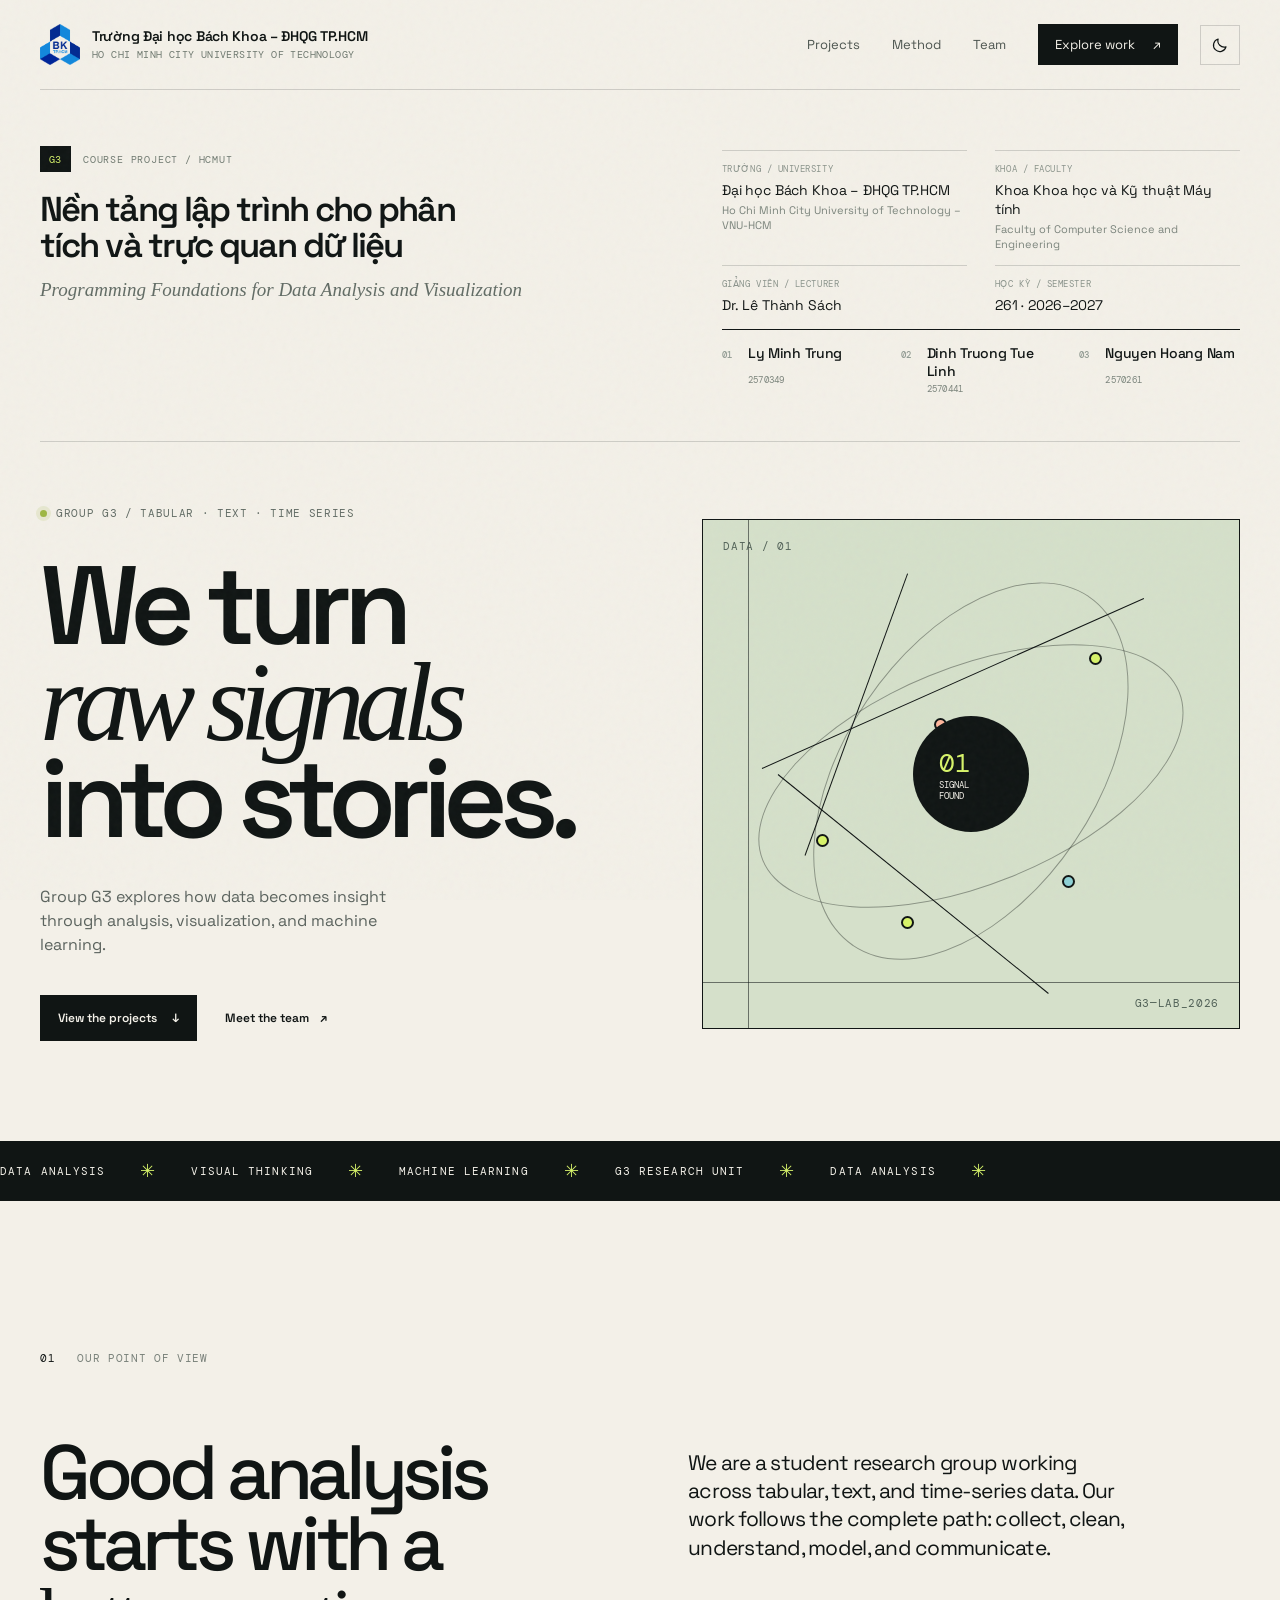
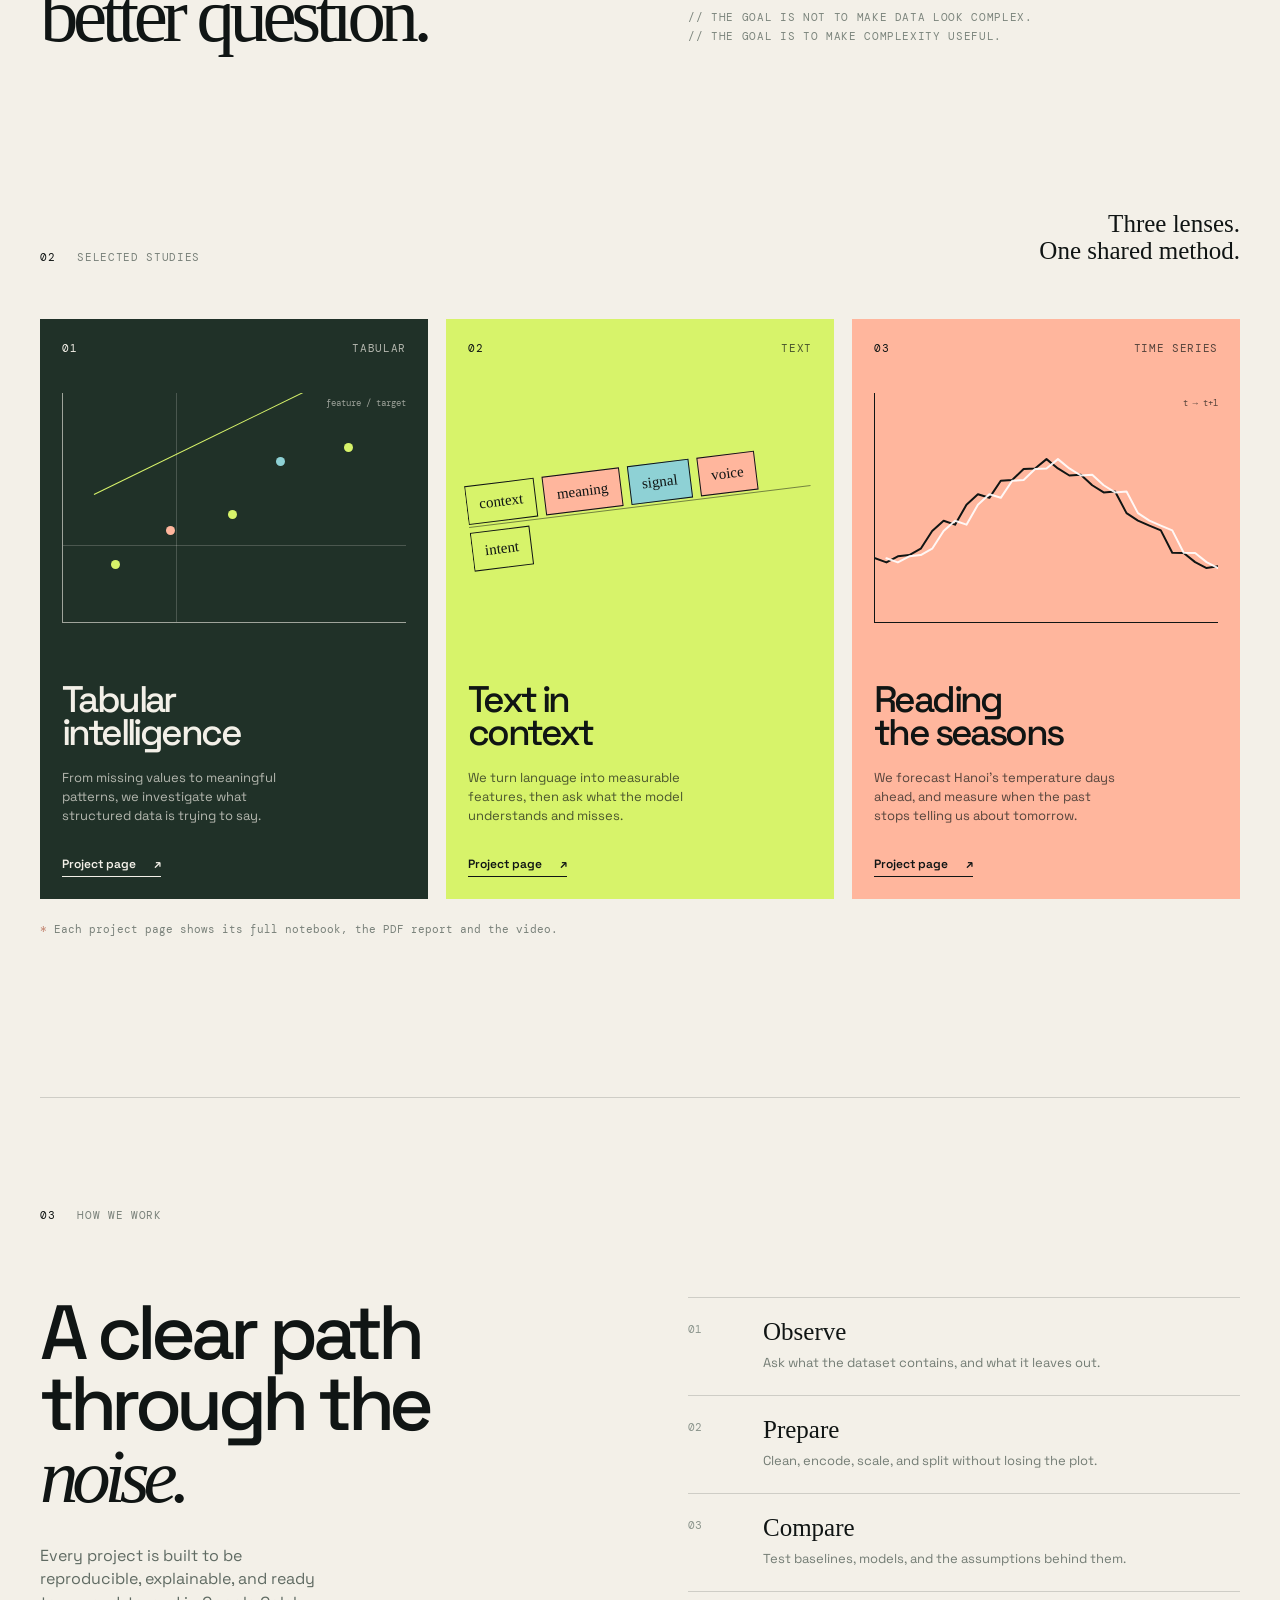
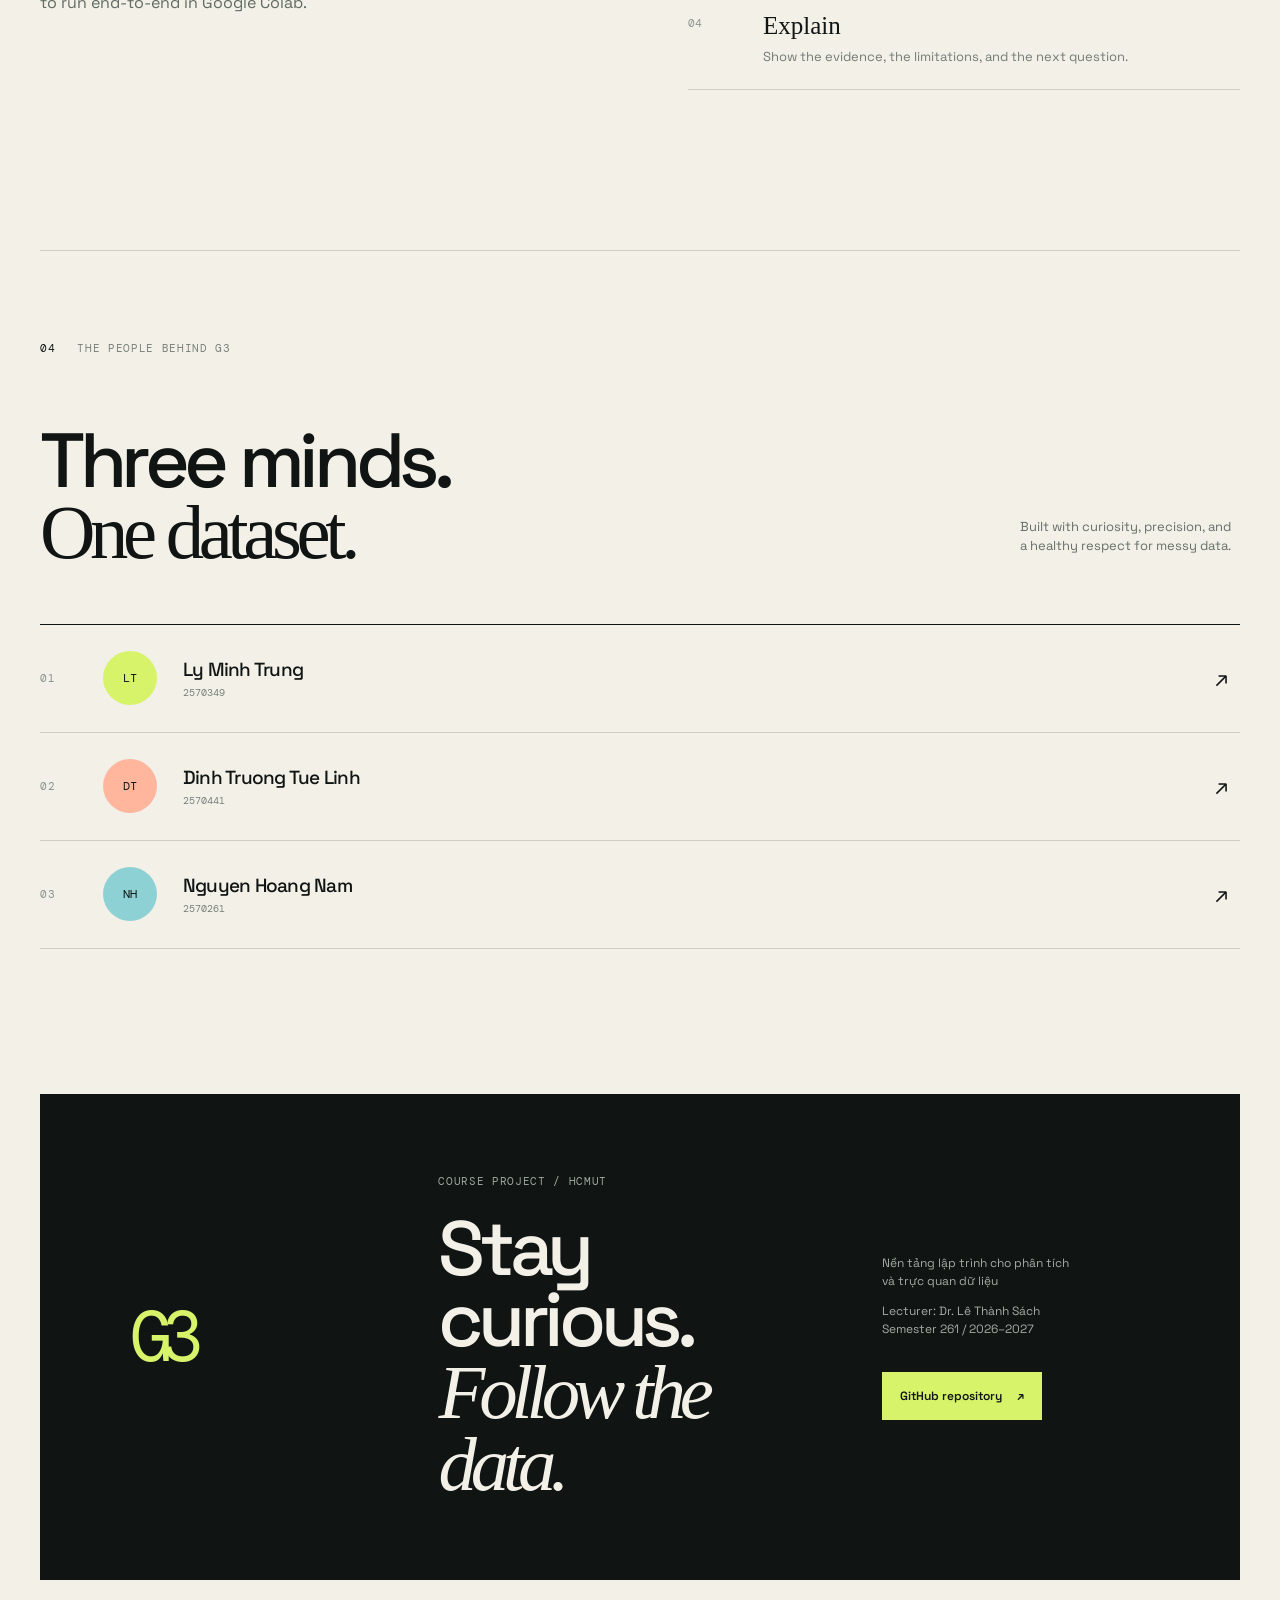
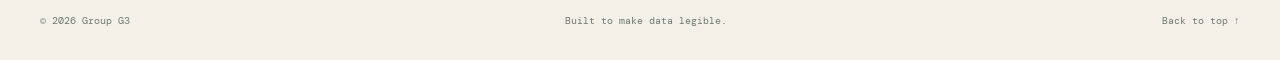
<file: index.html>
<!doctype html>
<html lang="en">
<head>
  <meta charset="UTF-8">
  <meta name="viewport" content="width=device-width, initial-scale=1.0">
  <meta name="description" content="Group G3 - Programming Foundations for Data Analysis and Visualization.">
  <meta name="theme-color" content="#101514">
  <script>/* apply the saved or system theme before first paint */(function(){var t;try{t=localStorage.getItem('g3-theme');}catch(e){}if(t!=='light'&&t!=='dark'){t=window.matchMedia&&matchMedia('(prefers-color-scheme: dark)').matches?'dark':'light';}document.documentElement.setAttribute('data-theme',t);})();</script>
  <title>G3 / Signal &amp; Story</title>
  <link rel="icon" href="assets/favicon.ico" sizes="any">
  <link rel="icon" type="image/png" sizes="32x32" href="assets/favicon-32.png">
  <link rel="icon" type="image/png" sizes="192x192" href="assets/favicon-192.png">
  <link rel="apple-touch-icon" href="assets/apple-touch-icon.png">
  <link rel="preconnect" href="https://fonts.googleapis.com">
  <link rel="preconnect" href="https://fonts.gstatic.com" crossorigin>
  <link href="https://fonts.googleapis.com/css2?family=DM+Mono:wght@400;500&family=Space+Grotesk:wght@400;500;600;700&display=swap" rel="stylesheet">
  <link rel="stylesheet" href="style.css">
</head>
<body>
  <div class="noise" aria-hidden="true"></div>
  <header class="site-header">
    <a class="brand" href="#top" aria-label="Ho Chi Minh City University of Technology — home"><img class="brand-logo" src="assets/hcmut-logo.png" width="40" height="40" alt=""><span class="brand-text"><strong>Trường Đại học Bách Khoa – ĐHQG TP.HCM</strong><small>Ho Chi Minh City University of Technology</small></span></a>
    <button class="menu-toggle" type="button" aria-expanded="false" aria-controls="site-nav">Menu <span>+</span></button>
    <nav class="site-nav" id="site-nav" aria-label="Primary navigation">
      <a href="#work">Projects</a>
      <a href="#method">Method</a>
      <a href="#team">Team</a>
      <a class="nav-cta" href="#contact">Explore work <span>↗</span></a>
    </nav>
    <button class="theme-toggle" type="button" aria-label="Switch to dark mode" title="Light / dark mode"><svg class="icon-moon" viewBox="0 0 24 24" aria-hidden="true"><path d="M20 14.5A8.5 8.5 0 0 1 9.5 4a8.5 8.5 0 1 0 10.5 10.5Z" fill="none" stroke="currentColor" stroke-width="1.6" stroke-linejoin="round"/></svg><svg class="icon-sun" viewBox="0 0 24 24" aria-hidden="true"><circle cx="12" cy="12" r="4" fill="none" stroke="currentColor" stroke-width="1.6"/><path d="M12 2.5V5M12 19v2.5M2.5 12H5M19 12h2.5M5.3 5.3l1.8 1.8M16.9 16.9l1.8 1.8M5.3 18.7l1.8-1.8M16.9 7.1l1.8-1.8" stroke="currentColor" stroke-width="1.6" stroke-linecap="round"/></svg></button>
  </header>

  <main id="top">
    <section class="course-band section-shell" aria-label="Course and group information">
      <div class="course-band-title reveal">
        <div class="course-meta-heading"><span class="meta-index">G3</span><span>Course project / HCMUT</span></div>
        <h2>Nền tảng lập trình cho phân tích và trực quan dữ liệu</h2>
        <p class="course-en">Programming Foundations for Data Analysis and Visualization</p>
      </div>
      <div class="course-band-info reveal reveal-delay-short">
        <dl class="course-facts">
          <div><dt>Trường / University</dt><dd>Đại học Bách Khoa – ĐHQG TP.HCM<small>Ho Chi Minh City University of Technology – VNU-HCM</small></dd></div>
          <div><dt>Khoa / Faculty</dt><dd>Khoa Khoa học và Kỹ thuật Máy tính<small>Faculty of Computer Science and Engineering</small></dd></div>
          <div><dt>Giảng viên / Lecturer</dt><dd>Dr. Lê Thành Sách</dd></div>
          <div><dt>Học kỳ / Semester</dt><dd>261 · 2026–2027</dd></div>
        </dl>
        <ol class="course-members" aria-label="Group members">
          <li><b>01</b><span>Ly Minh Trung</span><small>2570349</small></li>
          <li><b>02</b><span>Dinh Truong Tue Linh</span><small>2570441</small></li>
          <li><b>03</b><span>Nguyen Hoang Nam</span><small>2570261</small></li>
        </ol>
      </div>
    </section>

    <section class="hero section-shell">
      <div class="hero-copy reveal">
        <p class="eyebrow"><span class="status-dot"></span> Group G3 / Tabular · Text · Time series</p>
        <h1>We turn<br><em>raw signals</em><br>into stories.</h1>
        <p class="hero-lede">Group G3 explores how data becomes insight through analysis, visualization, and machine learning.</p>
        <div class="hero-actions">
          <a class="button button-primary" href="#work">View the projects <span>↓</span></a>
          <a class="text-link" href="#team">Meet the team <span>↗</span></a>
        </div>
      </div>
      <div class="hero-visual reveal reveal-delay" aria-label="Abstract data visualization showing connected points and measured lines">
        <div class="visual-label label-top">DATA / 01</div>
        <div class="visual-label label-bottom">G3—LAB_2026</div>
        <div class="orbit orbit-one"></div>
        <div class="orbit orbit-two"></div>
        <div class="data-line line-one"></div>
        <div class="data-line line-two"></div>
        <div class="data-line line-three"></div>
        <div class="node node-a"></div>
        <div class="node node-b"></div>
        <div class="node node-c"></div>
        <div class="node node-d"></div>
        <div class="node node-e"></div>
        <div class="visual-center"><span>01</span><small>signal<br>found</small></div>
        <div class="axis axis-x"></div>
        <div class="axis axis-y"></div>
      </div>
    </section>

    <section class="ticker" aria-label="Project focus">
      <div class="ticker-track"><span>DATA ANALYSIS</span><b>✳</b><span>VISUAL THINKING</span><b>✳</b><span>MACHINE LEARNING</span><b>✳</b><span>G3 RESEARCH UNIT</span><b>✳</b><span>DATA ANALYSIS</span><b>✳</b></div>
    </section>

    <section class="intro section-shell" id="method">
      <div class="section-kicker"><span>01</span><span>Our point of view</span></div>
      <div class="intro-grid">
        <h2>Good analysis<br>starts with a<br><span>better question.</span></h2>
        <div class="intro-copy">
          <p>We are a student research group working across tabular, text, and time-series data. Our work follows the complete path: collect, clean, understand, model, and communicate.</p>
          <p class="mono-note">// The goal is not to make data look complex.<br>// The goal is to make complexity useful.</p>
        </div>
      </div>
    </section>

    <section class="projects section-shell" id="work">
      <div class="section-heading">
        <div class="section-kicker"><span>02</span><span>Selected studies</span></div>
        <p>Three lenses.<br>One shared method.</p>
      </div>
      <div class="project-grid">
        <article class="project-card project-card-dark reveal">
          <div class="card-top"><span class="project-number">01</span><span class="project-type">Tabular</span></div>
          <div class="card-visual chart-visual" aria-hidden="true"><span class="chart-label">feature / target</span><i></i><i></i><i></i><i></i><i></i><b class="chart-axis-x"></b><b class="chart-axis-y"></b></div>
          <div class="card-content"><h3>Tabular<br>intelligence</h3><p>From missing values to meaningful patterns, we investigate what structured data is trying to say.</p><a class="card-link" href="tabular/index.html">Project page <span>↗</span></a></div>
        </article>
        <article class="project-card project-card-lime reveal reveal-delay-short">
          <div class="card-top"><span class="project-number">02</span><span class="project-type">Text</span></div>
          <div class="card-visual text-visual" aria-hidden="true"><span>context</span><span>meaning</span><span>signal</span><span>voice</span><span>intent</span><div class="scan-line"></div></div>
          <div class="card-content"><h3>Text in<br>context</h3><p>We turn language into measurable features, then ask what the model understands and misses.</p><a class="card-link" href="text/index.html">Project page <span>↗</span></a></div>
        </article>
        <article class="project-card project-card-peach reveal reveal-delay">
          <div class="card-top"><span class="project-number">03</span><span class="project-type">Time series</span></div>
          <div class="card-visual series-visual" aria-hidden="true"><span class="series-tag">t → t+1</span><svg viewBox="0 0 300 200" preserveAspectRatio="none"><polyline class="series-actual" points="0,147.3 10,151.7 20,145.2 30,143.9 40,137.1 50,118.2 60,107.3 70,111.5 80,90.2 90,79.1 100,82.9 110,64.7 120,64.0 130,52.1 140,51.6 150,41.7 160,51.6 170,59.1 180,58.3 190,69.5 200,77.1 210,76.1 220,99.2 230,107.1 240,112.5 250,117.6 260,141.4 270,141.6 280,151.4 290,157.7 300,155.9"/><polyline class="series-forecast" points="10,147.3 20,151.7 30,145.2 40,143.9 50,137.1 60,118.2 70,107.3 80,111.5 90,90.2 100,79.1 110,82.9 120,64.7 130,64.0 140,52.1 150,51.6 160,41.7 170,51.6 180,59.1 190,58.3 200,69.5 210,77.1 220,76.1 230,99.2 240,107.1 250,112.5 260,117.6 270,141.4 280,141.6 290,151.4 300,157.7"/></svg></div>
          <div class="card-content"><h3>Reading<br>the seasons</h3><p>We forecast Hanoi's temperature days ahead, and measure when the past stops telling us about tomorrow.</p><a class="card-link" href="timeseries/index.html">Project page <span>↗</span></a></div>
        </article>
      </div>
      <p class="project-note"><span>*</span> Each project page shows its full notebook, the PDF report and the video.</p>
    </section>

    <section class="process section-shell">
      <div class="section-kicker"><span>03</span><span>How we work</span></div>
      <div class="process-grid">
        <div class="process-intro"><h2>A clear path<br>through the<br><em>noise.</em></h2><p>Every project is built to be reproducible, explainable, and ready to run end-to-end in Google Colab.</p></div>
        <ol class="process-list">
          <li><span>01</span><div><h3>Observe</h3><p>Ask what the dataset contains, and what it leaves out.</p></div></li>
          <li><span>02</span><div><h3>Prepare</h3><p>Clean, encode, scale, and split without losing the plot.</p></div></li>
          <li><span>03</span><div><h3>Compare</h3><p>Test baselines, models, and the assumptions behind them.</p></div></li>
          <li><span>04</span><div><h3>Explain</h3><p>Show the evidence, the limitations, and the next question.</p></div></li>
        </ol>
      </div>
    </section>

    <section class="team section-shell" id="team">
      <div class="section-kicker"><span>04</span><span>The people behind G3</span></div>
      <div class="team-heading"><h2>Three minds.<br><span>One dataset.</span></h2><p>Built with curiosity, precision, and a healthy respect for messy data.</p></div>
      <div class="member-list">
        <div class="member"><span class="member-index">01</span><div class="member-avatar avatar-lime">LT</div><div class="member-name"><h3>Ly Minh Trung</h3><p>2570349</p></div><a class="member-arrow" href="https://www.linkedin.com/in/trung-minh-ly-46b17220b/" target="_blank" rel="noreferrer" aria-label="Ly Minh Trung LinkedIn profile">↗</a></div>
        <div class="member"><span class="member-index">02</span><div class="member-avatar avatar-peach">DT</div><div class="member-name"><h3>Dinh Truong Tue Linh</h3><p>2570441</p></div><span class="member-arrow">↗</span></div>
        <div class="member"><span class="member-index">03</span><div class="member-avatar avatar-blue">NH</div><div class="member-name"><h3>Nguyen Hoang Nam</h3><p>2570261</p></div><span class="member-arrow">↗</span></div>
      </div>
    </section>

    <section class="contact section-shell" id="contact">
      <div class="contact-mark">G3</div>
      <div><p class="eyebrow">Course project / HCMUT</p><h2>Stay curious.<br><em>Follow the data.</em></h2></div>
      <div class="contact-meta"><p>Nền tảng lập trình cho phân tích và trực quan dữ liệu</p><p>Lecturer: Dr. Lê Thành Sách<br>Semester 261 / 2026–2027</p><a class="button button-light" href="https://github.com/trungly-hcmut/CO5177_DataVisualization_Assignment" target="_blank" rel="noreferrer">GitHub repository <span>↗</span></a></div>
    </section>
  </main>

  <footer class="site-footer section-shell"><span>© 2026 Group G3</span><span>Built to make data legible.</span><a href="#top">Back to top ↑</a></footer>
  <script src="script.js"></script>
</body>
</html>
</file>
<file: style.css>
:root {
  --ink: #101514;
  --paper: #f3f0e8;
  --muted: #7f867f;
  --line: rgba(16, 21, 20, .16);
  --lime: #d7f36a;
  --peach: #ffb69d;
  --blue: #8ed1d5;
  --serif: Georgia, 'Times New Roman', serif;
  --sans: 'Space Grotesk', 'Helvetica Neue', sans-serif;
  --mono: 'DM Mono', monospace;
  --ink-fixed: #101514;    /* stays dark in both themes: ink on lime/peach/green surfaces */
  --paper-fixed: #f3f0e8;  /* stays light in both themes: text on the dark bands */
}

/* Dark theme: only defines tokens; every hard-coded colour below is var(--token, light value) */
:root[data-theme="dark"] { color-scheme: dark; --ink: #eceae3; --paper: #111513; --muted: #949d95; --line: rgba(236, 234, 227, .14); --t-body: #d6d4cc; --t-strong: #b9c0b8; --t-muted: #949d95; --t-faint: #7a837b; --t-accent: #c3dc5a; --btn-hover: #c9d3c0; --band-bg: #1a201d; --line-strong: rgba(236, 234, 227, .3); --code-inline: rgba(236, 234, 227, .1); }
@media (prefers-color-scheme: dark) { :root:not([data-theme="light"]) { color-scheme: dark; --ink: #eceae3; --paper: #111513; --muted: #949d95; --line: rgba(236, 234, 227, .14); --t-body: #d6d4cc; --t-strong: #b9c0b8; --t-muted: #949d95; --t-faint: #7a837b; --t-accent: #c3dc5a; --btn-hover: #c9d3c0; --band-bg: #1a201d; --line-strong: rgba(236, 234, 227, .3); --code-inline: rgba(236, 234, 227, .1); } }
:root[data-theme="dark"] .noise { opacity: .05; }
:root[data-theme="dark"] :is(.meta-index, .kicker-index) { box-shadow: inset 0 0 0 1px var(--line); }

* { box-sizing: border-box; }
html { scroll-behavior: smooth; }
body { margin: 0; background: var(--paper); color: var(--ink); font-family: var(--sans); overflow-x: hidden; }
a { color: inherit; text-decoration: none; }
.noise { position: fixed; inset: 0; z-index: 10; pointer-events: none; opacity: .07; background-image: url("data:image/svg+xml,%3Csvg viewBox='0 0 180 180' xmlns='http://www.w3.org/2000/svg'%3E%3Cfilter id='n'%3E%3CfeTurbulence type='fractalNoise' baseFrequency='.9' numOctaves='4' stitchTiles='stitch'/%3E%3C/filter%3E%3Crect width='100%25' height='100%25' filter='url(%23n)' opacity='.45'/%3E%3C/svg%3E"); }
.section-shell { width: min(1240px, calc(100% - 80px)); margin-inline: auto; }
.site-header { width: min(1240px, calc(100% - 80px)); height: 90px; margin: auto; display: flex; align-items: center; justify-content: space-between; border-bottom: 1px solid var(--line); position: relative; z-index: 20; }
.brand { display: flex; gap: 12px; align-items: center; min-width: 0; }
.brand-logo { display: block; width: 40px; height: auto; flex: none; }
.brand-text { display: flex; flex-direction: column; gap: 3px; min-width: 0; }
.brand-text strong { font-size: 14px; font-weight: 600; letter-spacing: -.02em; line-height: 1.15; }
.brand-text small { color: var(--t-muted, #707a71); font: 10px var(--mono); letter-spacing: .04em; text-transform: uppercase; }
.site-nav { display: flex; align-items: center; gap: 32px; color: var(--t-strong, #4d5550); font-size: 13px; }
.site-nav a:not(.nav-cta):hover, .text-link:hover, .card-link:hover { color: var(--t-accent, #8b9c2b); }
.nav-cta { background: var(--ink); color: var(--paper); padding: 12px 17px; }
.nav-cta span, .button span, .card-link span { margin-left: 15px; }
.site-nav { margin-left: auto; }
.theme-toggle { display: grid; place-items: center; flex: none; width: 40px; height: 40px; margin-left: 22px; padding: 0; border: 1px solid var(--line); background: transparent; color: var(--ink); cursor: pointer; }
.theme-toggle:hover { border-color: var(--ink); }
.theme-toggle svg { width: 18px; height: 18px; }
.theme-toggle .icon-sun, :root[data-theme="dark"] .theme-toggle .icon-moon { display: none; }
:root[data-theme="dark"] .theme-toggle .icon-sun { display: block; }
.menu-toggle { display: none; background: none; border: 0; font-family: var(--mono); font-size: 12px; }
.hero { min-height: 620px; display: grid; grid-template-columns: 1fr .93fr; gap: 7%; align-items: center; padding: 64px 0 100px; }
/* Course band: course name (left) + university, faculty, lecturer, semester and members (right) */
.course-band { display: grid; grid-template-columns: 1.2fr 1fr; gap: 5%; align-items: start; padding: 56px 0 46px; border-bottom: 1px solid var(--line); }
.course-meta-heading { display: flex; align-items: center; gap: 12px; color: var(--t-muted, #707a71); font: 10px var(--mono); letter-spacing: .08em; text-transform: uppercase; }
.meta-index { display: grid; place-items: center; width: 31px; height: 26px; background: var(--ink-fixed); color: var(--lime); font-size: 10px; }
.course-band-title h2 { margin: 20px 0 14px; font-size: clamp(28px, 2.7vw, 38px); line-height: 1.04; letter-spacing: -.055em; font-weight: 600; text-wrap: balance; }
.course-en { margin: 0; color: var(--t-strong, #626c65); font: italic 19px/1.3 var(--serif); text-wrap: balance; }
.course-facts { display: grid; grid-template-columns: repeat(2, minmax(0, 1fr)); gap: 0 28px; margin: 4px 0 0; }
.course-facts > div { padding: 12px 0 14px; border-top: 1px solid var(--line); }
.course-facts dt { margin-bottom: 6px; color: var(--t-faint, #8b948c); font: 9px var(--mono); letter-spacing: .06em; text-transform: uppercase; }
.course-facts dd { margin: 0; color: var(--ink); font-size: 14px; line-height: 1.35; letter-spacing: -.01em; }
.course-facts dd small { display: block; margin-top: 3px; color: var(--t-muted, #7b847c); font-size: 11px; letter-spacing: 0; }
.course-members { list-style: none; display: grid; grid-template-columns: repeat(3, minmax(0, 1fr)); gap: 0 18px; margin: 0; padding: 14px 0 0; border-top: 1px solid var(--ink); }
.course-members li { display: grid; grid-template-columns: 26px 1fr; align-items: baseline; row-gap: 3px; }
.course-members b { grid-row: span 2; color: var(--t-faint, #929c94); font: 500 9px var(--mono); }
.course-members span { font-size: 14px; font-weight: 500; letter-spacing: -.02em; }
.course-members small { color: var(--t-muted, #7b847c); font: 9px var(--mono); text-transform: uppercase; letter-spacing: .03em; }
.eyebrow, .section-kicker, .project-type, .project-number, .visual-label, .member-index, .mono-note { font-family: var(--mono); font-size: 11px; letter-spacing: .06em; text-transform: uppercase; }
.eyebrow { display: flex; align-items: center; gap: 9px; color: var(--t-strong, #626c65); }
.status-dot { width: 7px; height: 7px; background: #9eb744; display: inline-block; border-radius: 50%; box-shadow: 0 0 0 4px rgba(158,183,68,.15); }
h1, h2, h3, p { margin-top: 0; }
h1 { font-size: clamp(68px, 8.7vw, 128px); line-height: .86; letter-spacing: -.075em; font-weight: 600; margin: 38px 0; }
h1 em, h2 em { font-family: var(--serif); font-weight: 400; letter-spacing: -.08em; }
.hero-lede { max-width: 360px; color: var(--t-strong, #5b635e); font-size: 16px; line-height: 1.5; }
.hero-actions { display: flex; align-items: center; gap: 28px; margin-top: 38px; }
.button { display: inline-flex; align-items: center; padding: 15px 18px; font-size: 12px; font-weight: 600; }
.button-primary { background: var(--ink); color: var(--paper); }
.button-primary:hover { background: var(--btn-hover, #3e5040); }
.button-light { background: var(--lime); color: var(--ink-fixed); margin-top: 22px; }
.text-link, .card-link { font-size: 12px; font-weight: 600; }
.text-link span { margin-left: 8px; }
.hero-visual { height: 510px; position: relative; background: #d5e0ca; overflow: hidden; border: 1px solid var(--ink-fixed); }
.hero-visual::before { content: ''; position: absolute; inset: 0; background: linear-gradient(90deg, transparent 49.8%, rgba(16,21,20,.12) 50%, transparent 50.2%), linear-gradient(0deg, transparent 49.8%, rgba(16,21,20,.12) 50%, transparent 50.2%); background-size: 64px 64px; opacity: .55; }
.visual-label { position: absolute; z-index: 2; color: #526258; }
.label-top { top: 19px; left: 20px; }.label-bottom { bottom: 18px; right: 20px; }
.orbit { position: absolute; border: 1px solid rgba(16,21,20,.38); border-radius: 50%; transform: rotate(-22deg); }
.orbit-one { width: 84%; height: 43%; left: 8%; top: 29%; }.orbit-two { width: 47%; height: 83%; left: 26.5%; top: 8%; transform: rotate(34deg); }
.data-line { position: absolute; height: 1px; background: var(--ink-fixed); transform-origin: left; z-index: 1; }.line-one { width: 78%; top: 49%; left: 11%; transform: rotate(-24deg); }.line-two { width: 65%; top: 50%; left: 14%; transform: rotate(39deg); }.line-three { width: 56%; top: 66%; left: 19%; transform: rotate(-70deg); }
.node { position: absolute; width: 13px; height: 13px; border: 2px solid var(--ink-fixed); background: var(--lime); border-radius: 50%; z-index: 3; }.node-a { left: 21%; top: 62%; }.node-b { left: 43%; top: 39%; background: var(--peach); }.node-c { left: 72%; top: 26%; }.node-d { left: 67%; top: 70%; background: var(--blue); }.node-e { left: 37%; top: 78%; }
.visual-center { position: absolute; top: 50%; left: 50%; translate: -50% -50%; width: 116px; height: 116px; border-radius: 50%; background: var(--ink-fixed); color: var(--lime); display: flex; flex-direction: column; justify-content: center; padding-left: 26px; z-index: 4; }.visual-center span { font-family: var(--mono); font-size: 26px; }.visual-center small { font-family: var(--mono); font-size: 9px; color: var(--paper-fixed); line-height: 1.15; text-transform: uppercase; }
.axis { position: absolute; background: var(--ink-fixed); opacity: .55; }.axis-x { width: 100%; height: 1px; bottom: 45px; }.axis-y { height: 100%; width: 1px; left: 45px; }
.ticker { background: var(--band-bg, #101514); color: var(--paper-fixed); overflow: hidden; white-space: nowrap; padding: 18px 0; }.ticker-track { width: max-content; display: flex; align-items: center; gap: 35px; animation: ticker 32s linear infinite; font-family: var(--mono); font-size: 11px; letter-spacing: .1em; }.ticker b { color: var(--lime); font-size: 18px; font-weight: 400; }
@keyframes ticker { to { transform: translateX(-50%); } }
.intro { padding: 150px 0 155px; }.section-kicker { display: flex; align-items: center; gap: 22px; color: var(--t-muted, #79817a); }.section-kicker span:first-child { color: var(--ink); }.intro-grid { display: grid; grid-template-columns: 1fr 1fr; gap: 8%; margin-top: 72px; }.intro h2, .process h2, .team h2, .contact h2 { font-size: clamp(48px, 6vw, 84px); line-height: .93; letter-spacing: -.07em; font-weight: 500; margin: 0; }.intro h2 span, .team h2 span { font-family: var(--serif); font-weight: 400; }.intro-copy { padding-top: 12px; max-width: 440px; }.intro-copy > p:first-child { font-size: 21px; line-height: 1.35; letter-spacing: -.035em; }.mono-note { margin-top: 46px; color: var(--t-muted, #7c857d); line-height: 1.7; }
.projects { padding-bottom: 150px; }.section-heading { display: flex; justify-content: space-between; align-items: end; margin-bottom: 55px; }.section-heading > p { font-family: var(--serif); font-size: 25px; line-height: 1.05; text-align: right; margin: 0; }.project-grid { display: grid; grid-template-columns: repeat(3, 1fr); gap: 18px; }.project-card { min-height: 580px; padding: 22px; display: flex; flex-direction: column; }.project-card-dark { background: #203128; color: var(--paper-fixed); }.project-card-lime { background: var(--lime); color: var(--ink-fixed); }.project-card-peach { background: var(--peach); color: var(--ink-fixed); }.card-top { display: flex; justify-content: space-between; }.project-type { opacity: .7; }.card-visual { height: 230px; margin: 38px 0 35px; position: relative; overflow: hidden; }.card-content { margin-top: auto; }.card-content h3 { font-size: 37px; line-height: .9; letter-spacing: -.07em; font-weight: 500; margin-bottom: 20px; }.card-content p { max-width: 245px; font-size: 13px; line-height: 1.45; opacity: .7; }.card-link { display: inline-block; margin-top: 17px; border-bottom: 1px solid currentColor; padding-bottom: 4px; }.chart-visual { border-bottom: 1px solid rgba(243,240,232,.6); border-left: 1px solid rgba(243,240,232,.6); }.chart-label { position: absolute; top: 4px; right: 0; font: 9px var(--mono); opacity: .6; }.chart-visual i { position: absolute; width: 9px; height: 9px; border-radius: 50%; background: var(--lime); }.chart-visual i:nth-of-type(1) { left: 14%; bottom: 23%; }.chart-visual i:nth-of-type(2) { left: 30%; bottom: 38%; background: var(--peach); }.chart-visual i:nth-of-type(3) { left: 48%; bottom: 45%; }.chart-visual i:nth-of-type(4) { left: 62%; bottom: 68%; background: var(--blue); }.chart-visual i:nth-of-type(5) { left: 82%; bottom: 74%; }.chart-visual::after { content: ''; position: absolute; width: 85%; height: 1px; top: 44%; left: 9%; background: var(--lime); transform: rotate(-26deg); transform-origin: left; }.chart-axis-x, .chart-axis-y { position: absolute; background: rgba(243,240,232,.2); }.chart-axis-x { left: 0; right: 0; height: 1px; bottom: 33%; }.chart-axis-y { top: 0; bottom: 0; width: 1px; left: 33%; }.text-visual { display: flex; flex-wrap: wrap; align-content: center; gap: 8px; transform: rotate(-7deg); }.text-visual span { border: 1px solid var(--ink-fixed); padding: 10px 12px; font: 15px var(--serif); }.text-visual span:nth-child(2), .text-visual span:nth-child(4) { background: var(--peach); }.text-visual span:nth-child(3) { background: var(--blue); }.scan-line { position: absolute; left: -10%; right: -10%; height: 1px; background: var(--ink-fixed); top: 49%; opacity: .5; }.image-visual { border: 1px solid var(--ink-fixed); background: #ccdfd3; }.image-frame { position: absolute; inset: 23px; overflow: hidden; background: #9fc6ba; }.image-sun { width: 70px; height: 70px; border: 1px solid var(--ink-fixed); border-radius: 50%; position: absolute; top: 27px; left: 46px; background: var(--peach); }.image-horizon { position: absolute; width: 80%; height: 100%; bottom: -57%; left: 10%; background: var(--lime); rotate: -11deg; }.image-grid { position: absolute; inset: 0; background: repeating-linear-gradient(0deg, transparent 0 19px, rgba(16,21,20,.22) 20px), repeating-linear-gradient(90deg, transparent 0 19px, rgba(16,21,20,.22) 20px); }.image-tag { position: absolute; bottom: 6px; left: 8px; font: 9px var(--mono); }.project-note { margin-top: 23px; color: var(--t-muted, #79817a); font: 11px var(--mono); }.project-note span { color: #bf7d68; }
.process { padding: 110px 0 160px; border-top: 1px solid var(--line); }.process-grid { display: grid; grid-template-columns: 1fr 1fr; gap: 8%; margin-top: 75px; }.process-intro p { max-width: 280px; color: var(--t-strong, #606b63); line-height: 1.45; margin-top: 32px; }.process-list { margin: 0; padding: 0; list-style: none; border-top: 1px solid var(--line); }.process-list li { display: grid; grid-template-columns: 55px 1fr; gap: 20px; padding: 24px 0; border-bottom: 1px solid var(--line); }.process-list li > span { font: 11px var(--mono); color: var(--t-faint, #8c958d); }.process-list h3 { font: 500 25px var(--serif); margin: -4px 0 8px; }.process-list p { color: var(--t-muted, #737c74); font-size: 13px; margin: 0; }
.team { padding: 90px 0 145px; border-top: 1px solid var(--line); }.team-heading { display: flex; align-items: end; justify-content: space-between; margin: 70px 0 55px; }.team-heading p { max-width: 220px; color: var(--t-strong, #657068); font-size: 13px; line-height: 1.45; }.member-list { border-top: 1px solid var(--ink); }.member { min-height: 108px; display: grid; grid-template-columns: 45px 62px 1fr 25px; align-items: center; gap: 18px; border-bottom: 1px solid var(--line); }.member-index { color: var(--t-faint, #89928a); }.member-avatar { color: var(--ink-fixed); display: grid; place-items: center; width: 54px; height: 54px; border-radius: 50%; font: 12px var(--mono); }.avatar-lime { background: var(--lime); }.avatar-peach { background: var(--peach); }.avatar-blue { background: var(--blue); }.member-name h3 { font-size: 19px; letter-spacing: -.04em; font-weight: 500; margin: 0 0 4px; }.member-name p { color: var(--t-muted, #758078); font: 10px var(--mono); margin: 0; text-transform: uppercase; }.member-arrow { font-size: 22px; }.member:hover .member-arrow { transform: translate(3px, -3px); transition: transform .2s ease; }
.contact { background: var(--band-bg, #101514); color: var(--paper-fixed); padding: 80px 7%; min-height: 420px; display: grid; grid-template-columns: 1fr 1.5fr 1fr; gap: 40px; align-items: center; }.contact-mark { color: var(--lime); font: 70px var(--mono); letter-spacing: -.15em; }.contact .eyebrow { color: #9da89d; }.contact h2 { margin-top: 25px; }.contact-meta { color: #a3aca4; font-size: 12px; line-height: 1.5; }.contact-meta p:first-child { max-width: 200px; }.site-footer { min-height: 80px; display: flex; justify-content: space-between; align-items: center; font: 10px var(--mono); color: var(--t-muted, #707a71); }.site-footer a:hover { color: var(--ink); }
.reveal { opacity: 0; transform: translateY(22px); transition: opacity .7s ease, transform .7s ease; }.reveal.visible { opacity: 1; transform: translateY(0); }.reveal-delay { transition-delay: .15s; }.reveal-delay-short { transition-delay: .1s; }
@media (max-width: 1100px) { .course-band { grid-template-columns: 1fr; gap: 30px; } }
@media (max-width: 800px) { .theme-toggle { order: 2; margin-left: auto; width: 36px; height: 36px; }.menu-toggle { order: 3; margin-left: 12px; } .brand-logo { width: 34px; }.brand-text strong { font-size: 12px; }.brand-text small { display: none; } .section-shell, .site-header { width: min(100% - 38px, 620px); }.site-header { height: 72px; }.menu-toggle { display: block; z-index: 2; }.site-nav { display: none; position: absolute; top: 72px; left: 0; right: 0; padding: 20px; background: var(--paper); border: 1px solid var(--line); flex-direction: column; align-items: stretch; gap: 0; }.site-nav.open { display: flex; }.site-nav a { padding: 13px 0; }.site-nav .nav-cta { text-align: center; margin-top: 8px; }.course-band { grid-template-columns: 1fr; gap: 30px; padding: 40px 0 34px; }.course-facts { grid-template-columns: 1fr; }.course-members { grid-template-columns: 1fr; gap: 12px; }.hero { grid-template-columns: 1fr; padding: 48px 0 75px; min-height: auto; gap: 58px; }.hero-visual { height: 390px; }.intro { padding: 100px 0; }.intro-grid, .process-grid { grid-template-columns: 1fr; gap: 45px; margin-top: 52px; }.project-grid { grid-template-columns: 1fr; gap: 14px; }.project-card { min-height: 520px; }.projects { padding-bottom: 100px; }.process { padding: 80px 0 100px; }.team { padding: 75px 0 100px; }.team-heading { display: block; margin: 50px 0 40px; }.team-heading p { margin-top: 25px; }.contact { width: 100%; padding: 60px 19px; grid-template-columns: 1fr; gap: 25px; }.contact-mark { font-size: 55px; }.site-footer { min-height: 105px; flex-wrap: wrap; gap: 8px; padding: 22px 0; }.section-heading { align-items: start; gap: 20px; }.section-heading > p { font-size: 19px; }.member { grid-template-columns: 32px 50px 1fr 20px; gap: 10px; }.member-avatar { width: 44px; height: 44px; }.member-name h3 { font-size: 15px; }.member-name p { font-size: 8px; }.hero-actions { flex-wrap: wrap; gap: 20px; } }
@media (prefers-reduced-motion: reduce) { html { scroll-behavior: auto; }.ticker-track { animation: none; }.reveal { transition: none; } }
.series-visual { border-bottom: 1px solid var(--ink-fixed); border-left: 1px solid var(--ink-fixed); }.series-visual svg { position: absolute; inset: 12% 0 6% 0; width: 100%; height: 82%; overflow: visible; }.series-actual, .series-forecast { fill: none; stroke-linejoin: round; stroke-linecap: round; vector-effect: non-scaling-stroke; }.series-actual { stroke: var(--ink-fixed); stroke-width: 2; }.series-forecast { stroke: #fff; stroke-width: 2; opacity: .9; }.series-tag { position: absolute; top: 4px; right: 0; font: 9px var(--mono); opacity: .7; }
</file>
